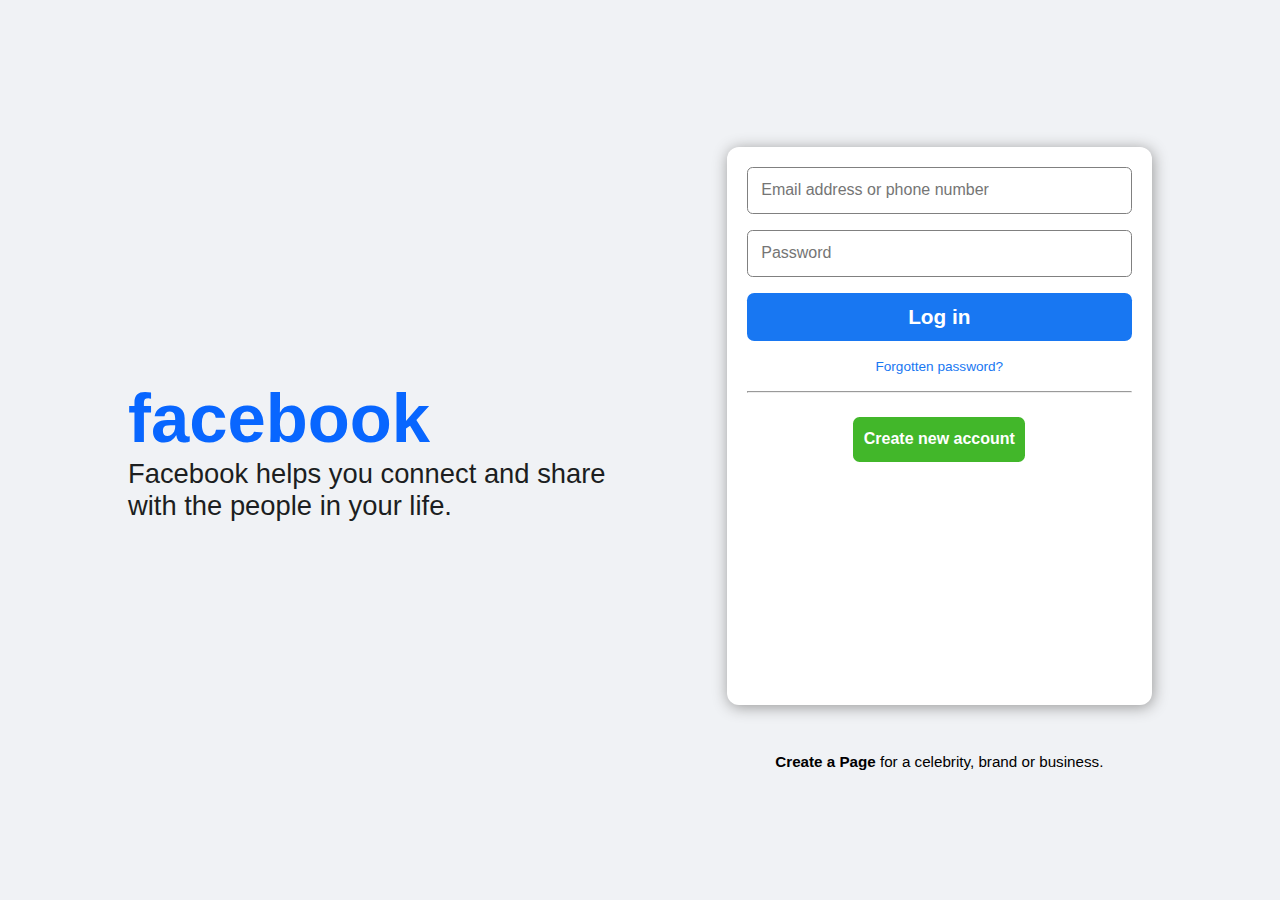
<file: facebookLogin/index.html>
<!DOCTYPE html>
<html lang="en">
<head>
    <meta charset="UTF-8">
    <meta name="viewport" content="width=device-width, initial-scale=1.0">
    <title>Document</title>
    <link rel="stylesheet" href="style.css">
</head>
<body>
    <div class="container">
        <div class="row">
            <div class="text">
                <h1>facebook</h1>
                <h2>Facebook helps you connect and share with the people in your life.</h2>
            </div>
            <div class="login">
                <form action="">
                    <input type="text" id="email" placeholder="Email address or phone number">
                    <input type="password" id="password" placeholder="Password">
                    <button id="loginBtn">Log in</button>
                    <p><a href="">Forgotten password?</a></p>
                    <hr>
                    <div class="secBtn">
                        <button id="newBtn">Create new account</button>
                    </div>
                </form>
                <p id="last-p"><span>Create a Page</span> for a celebrity, brand or business.</p>
            </div>
        </div>
    </div>
</body>
</html>
</file>
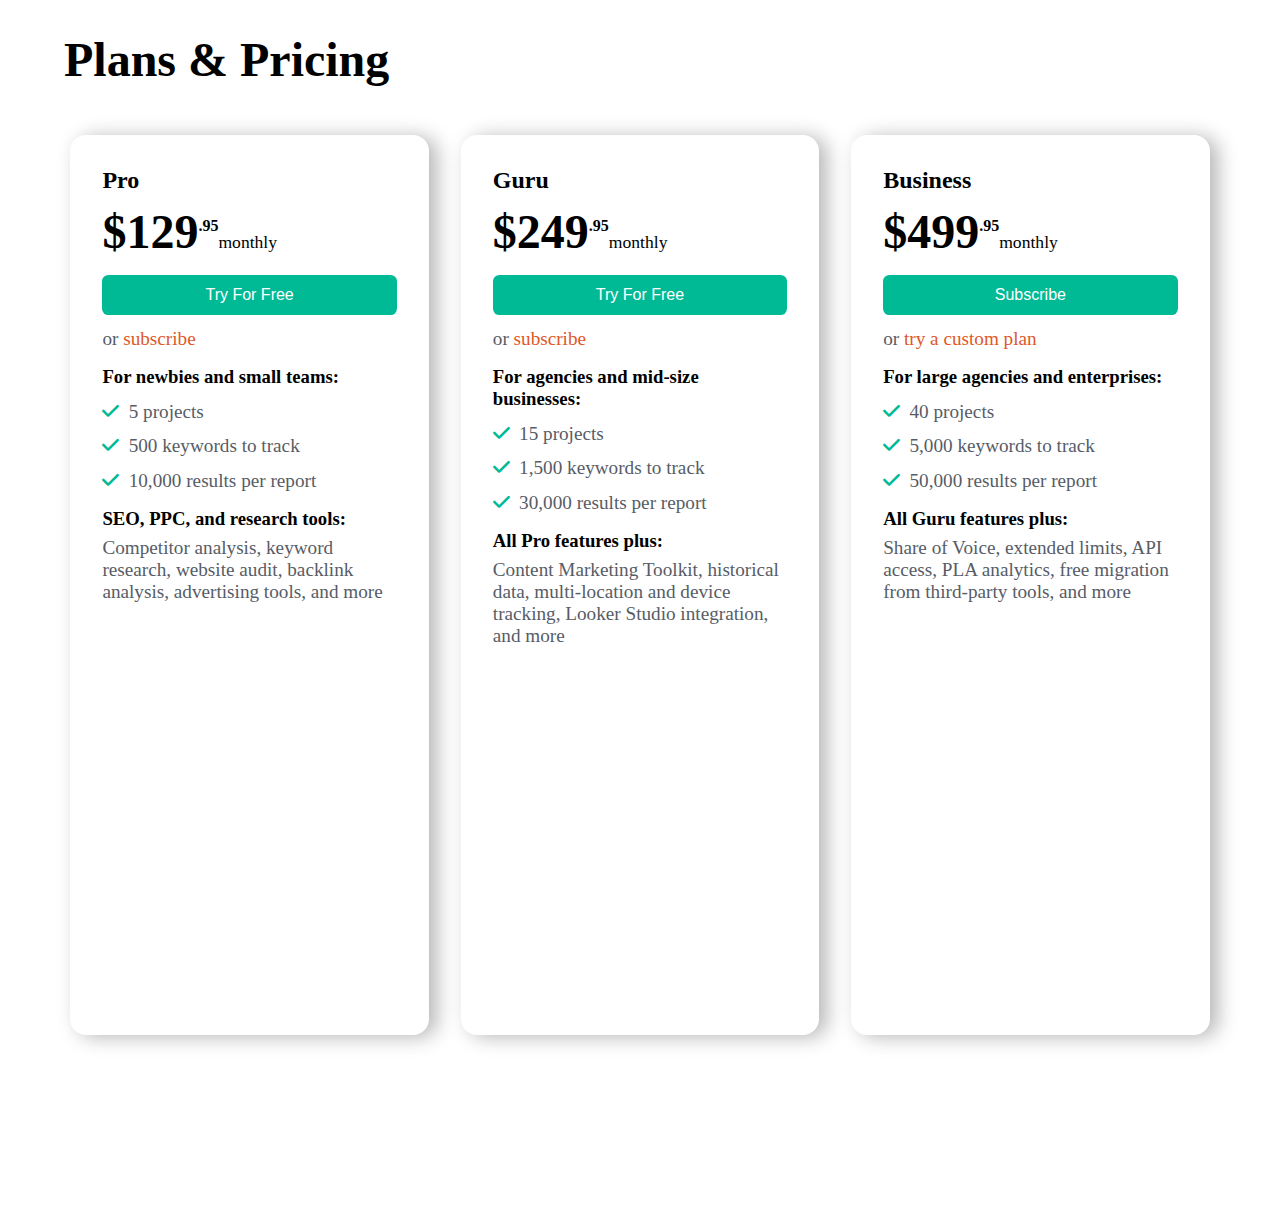
<file: pricingTable/index.html>
<!DOCTYPE html>
<html lang="en">
<head>
    <meta charset="UTF-8">
    <meta name="viewport" content="width=device-width, initial-scale=1.0">
    <title>Pricing Table</title>
    <link rel="stylesheet" href="style.css">
    <link rel="stylesheet" href="https://cdnjs.cloudflare.com/ajax/libs/font-awesome/6.5.1/css/all.min.css">
</head>
<body>
    <div class="container">
        <h1 class="headingFirst">Plans & Pricing</h1>
        <div class="plans">
            <div class="column">
                <h2>Pro</h2>
                <h1>$129<sup>.95</sup><span>monthly</span></h1>
                <button>Try For Free</button>
                <p class="subscribe">or <span>subscribe</span></p>
                <h3>For newbies and small teams:</h3>
                <p><i class="fa-solid fa-check"></i>5 projects</p>
                <p><i class="fa-solid fa-check"></i>500 keywords to track</p>
                <p><i class="fa-solid fa-check"></i>10,000 results per report</p>
                <h3 id="last-h3">SEO, PPC, and research tools:</h3>
                <p id="last-p">Competitor analysis, keyword research, website audit, backlink analysis, advertising tools, and more</p>
            </div>
            <div class="column">
                <h2>Guru</h2>
                <h1>$249<sup>.95</sup><span>monthly</span></h1>
                <button>Try For Free</button>
                <p class="subscribe">or <span>subscribe</span></p>
                <h3>For agencies and mid-size businesses:</h3>
                <p><i class="fa-solid fa-check"></i>15 projects</p>
                <p><i class="fa-solid fa-check"></i>1,500 keywords to track</p>
                <p><i class="fa-solid fa-check"></i>30,000 results per report</p>
                <h3 id="last-h3">All Pro features plus:</h3>
                <p id="last-p">Content Marketing Toolkit, historical data, multi-location and device tracking, Looker Studio integration, and more</p>
            </div>
            <div class="column">
                <h2>Business</h2>
                <h1>$499<sup>.95</sup><span>monthly</span></h1>
                <button>Subscribe</button>
                <p class="subscribe">or <span>try a custom plan</span></p>
                <h3>For large agencies and enterprises:</h3>
                <p><i class="fa-solid fa-check"></i>40 projects</p>
                <p><i class="fa-solid fa-check"></i>5,000 keywords to track</p>
                <p><i class="fa-solid fa-check"></i>50,000 results per report</p>
                <h3 id="last-h3">All Guru features plus:</h3>
                <p id="last-p">Share of Voice, extended limits, API access, PLA analytics, free migration from third-party tools, and more</p>
            </div>
        </div>
    </div>


    <div class="space"></div>
</body>
</html>
</file>
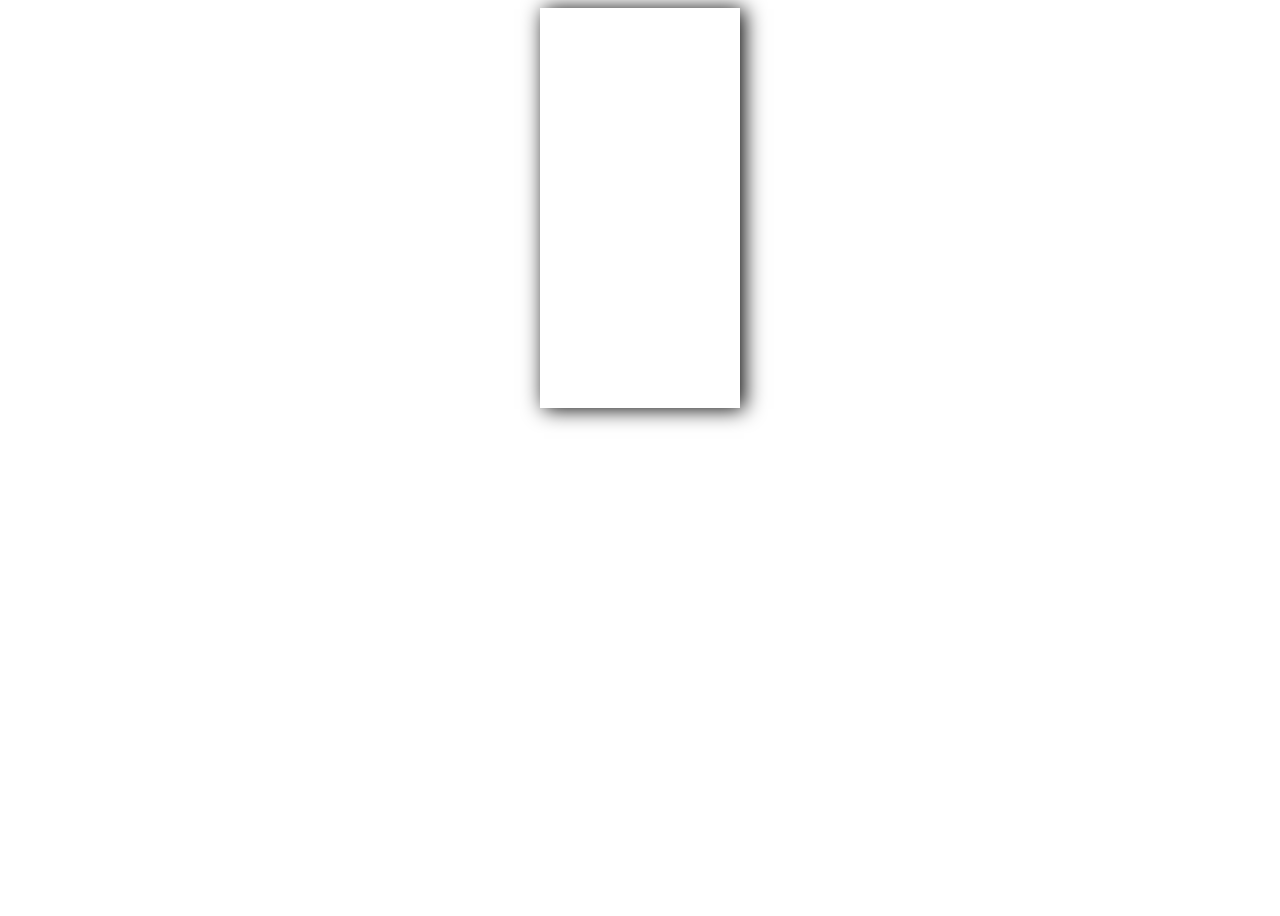
<file: shadowP/index.html>
<!DOCTYPE html>
<html lang="en">
<head>
    <meta charset="UTF-8">
    <meta name="viewport" content="width=device-width, initial-scale=1.0">
    <title>Document</title>
    <style>
        .container {
            height: 100vh;
            width: 100%;
            
        }
        .box1 {
            height: 400px;
            width: 200px;
            margin: 0 auto;
            box-shadow: 4px 1px 20px black;
        }
    </style>
</head>
<body>
    <div class="container">
        <div class="box1"></div>
    </div>
</body>
</html>
</file>
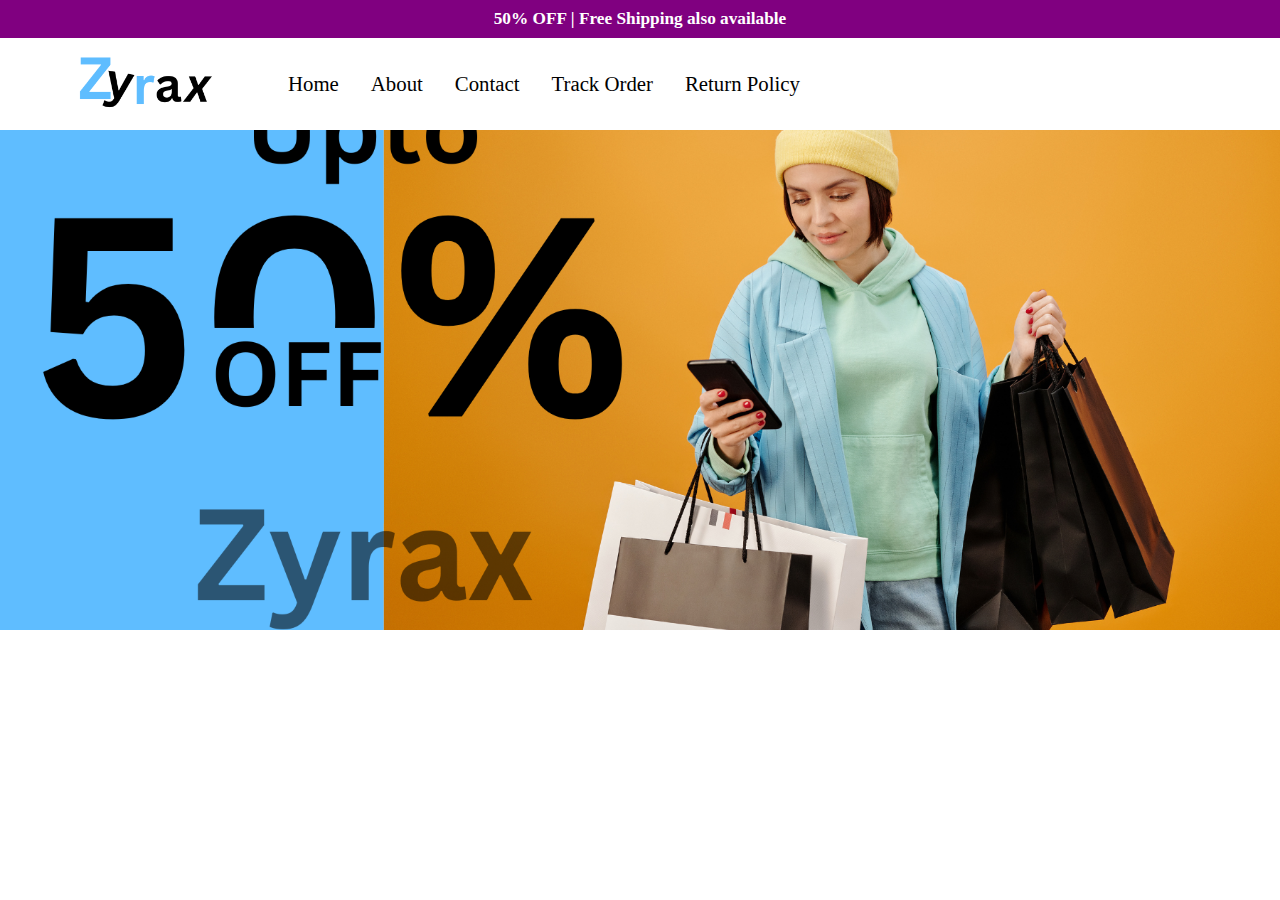
<file: shopifyStore/index.html>
<!DOCTYPE html>
<html lang="en">
<head>
    <meta charset="UTF-8">
    <meta name="viewport" content="width=device-width, initial-scale=1.0">
    <title>Document</title>
    <link rel="stylesheet" href="style.css">
</head>
<body>
    <div class="notiBar">
        <p>50% OFF | Free Shipping also available</p>
    </div>
    <nav>
        <div class="flex">
            <div class="logo">
                <img src="images/logo.png" alt="">
            </div>
            <ul>
                <li>Home</li>
                <li>About</li>
                <li>Contact</li>
                <li>Track Order</li>
                <li>Return Policy</li>
            </ul>
        </div>
    </nav>
    <div class="container">
        <div class="bannerImg">
            <img src="images/Banner Image.png" alt="">
        </div>
    </div>
</body>
</html>
</file>
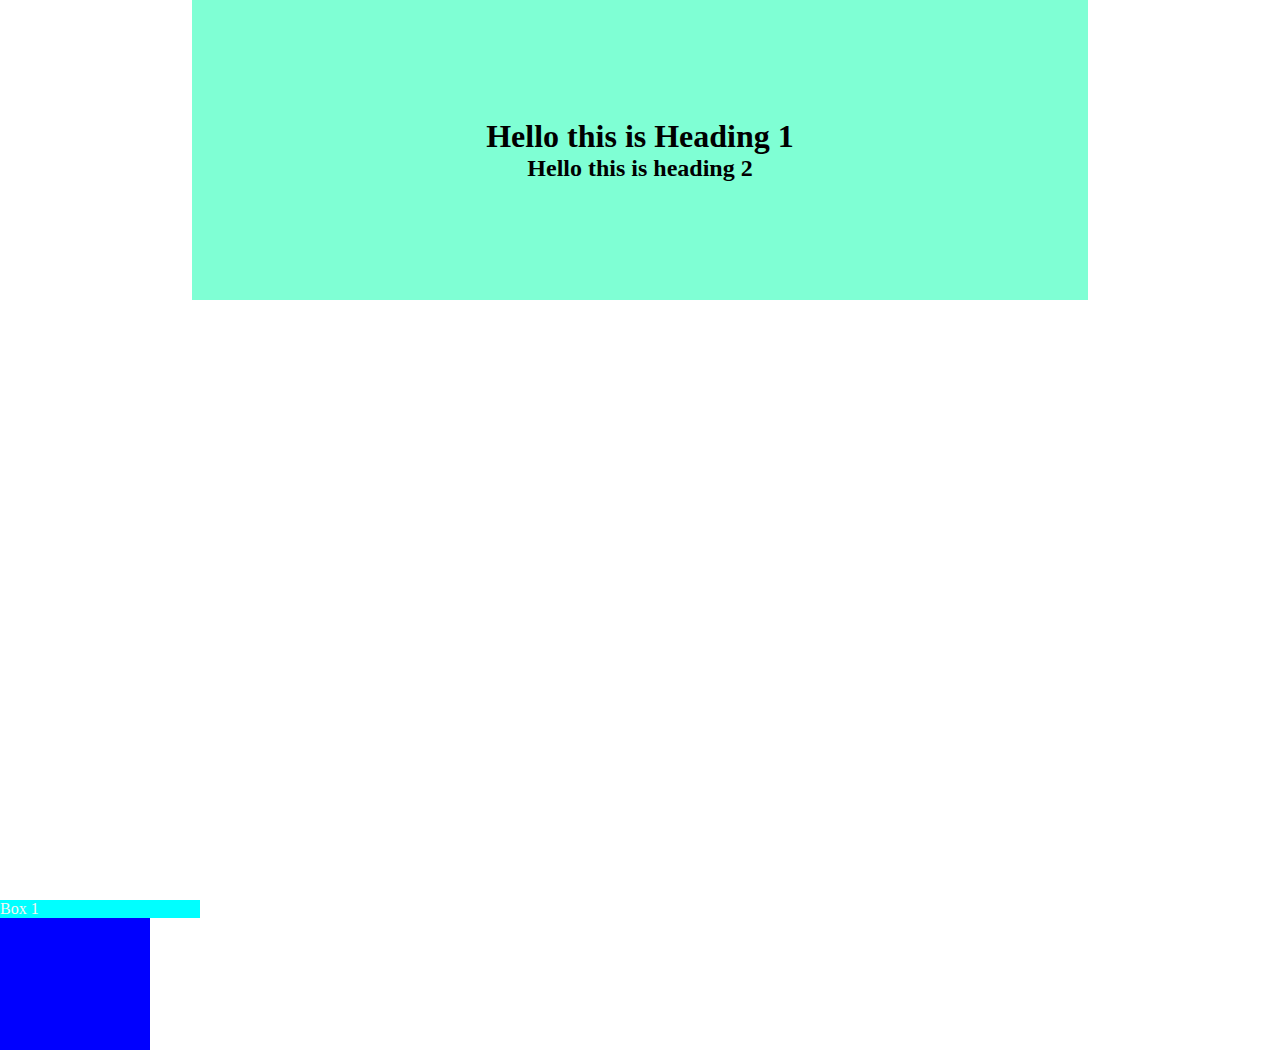
<file: units/index.html>
<!DOCTYPE html>
<html lang="en">
<head>
    <meta charset="UTF-8">
    <meta name="viewport" content="width=device-width, initial-scale=1.0">
    <title>Units</title>
    <style>
        *{
            padding: 0;
            margin: 0;
            box-sizing: border-box;
        }
        .container{
           height: 100vh;
           width: 100vw;
        }
        .main{
            height: 300px;
            width: 70vw;
            background-color: #7fffd4;
            margin: 0 auto;
            text-align: center;
            display: flex;
            flex-direction: column;
            justify-content: center;
            align-items: center;
        }
        .box{
            background-color: blue;
            color: whitesmoke;
            height: 150px;
            width: 150px;
            position: relative;
        }
        .box1 {
            background-color: aqua;
            width: 200px;
            position: absolute;
        }
        .box2 {
            color: white;
        }
    </style>
</head>
<body>
    <div class="container">
        <div class="main">
            <h1>Hello this is Heading 1</h1>
            <h2>Hello this is heading 2</h2>
        </div>
    </div>
    <div class="box">
        <div class="box1">Box 1</div>
        <div class="box2">Box 2</div>
    </div>
</body>
</html>
</file>
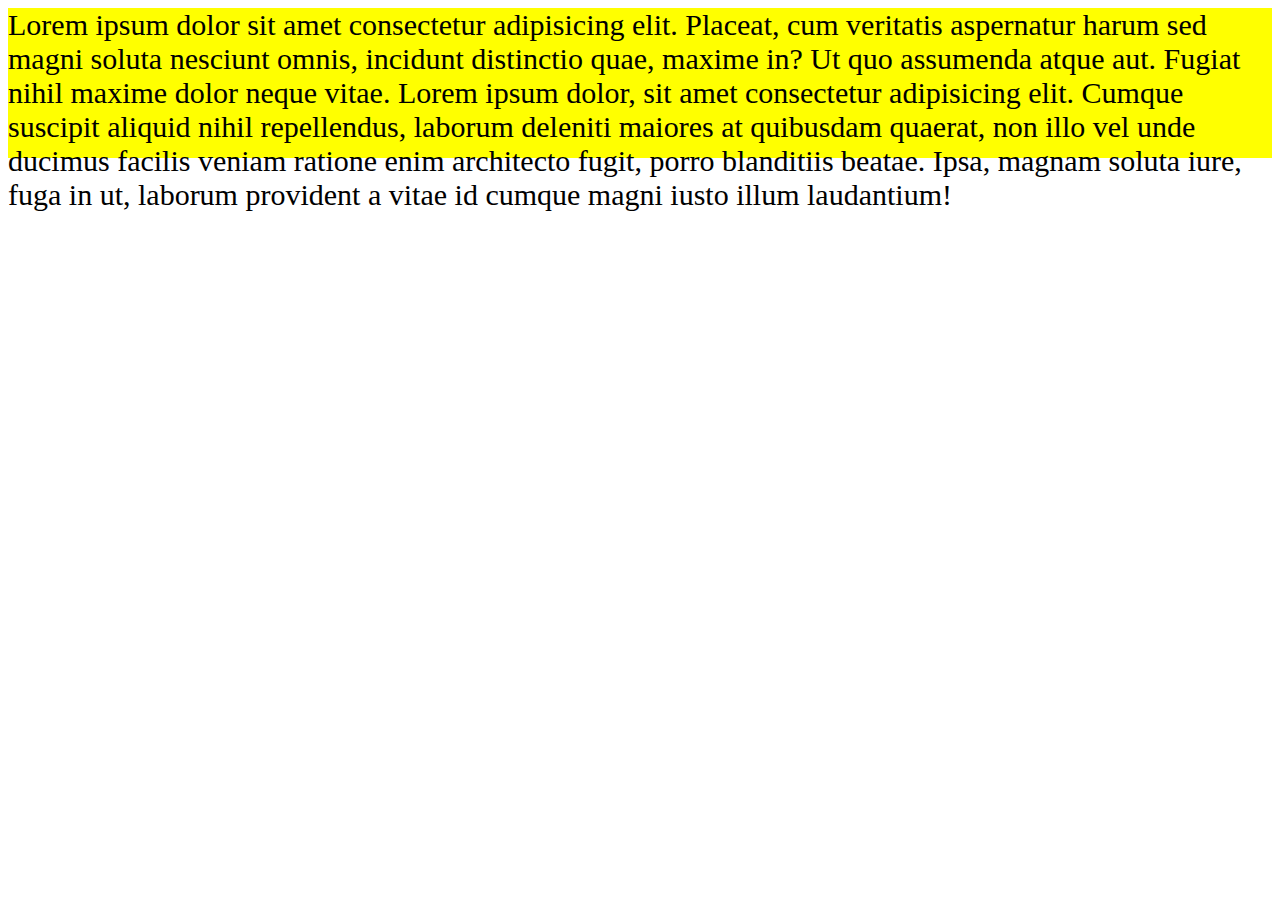
<file: min_max_HW.html>
<!DOCTYPE html>
<html lang="en">
<head>
    <meta charset="UTF-8">
    <meta name="viewport" content="width=device-width, initial-scale=1.0">
    <title>Document</title>
    <style>
        .main{
            background-color: yellow;
            min-height: 100px;
            max-height: 150px;
            font-size: 30px;
            /* overflow: scroll; */
        }
    </style>
</head>
<body>
<div class="main">Lorem ipsum dolor sit amet consectetur adipisicing elit. Placeat, cum veritatis aspernatur harum sed magni soluta nesciunt omnis, incidunt distinctio quae, maxime in? Ut quo assumenda atque aut. Fugiat nihil maxime dolor neque vitae.
    Lorem ipsum dolor, sit amet consectetur adipisicing elit. Cumque suscipit aliquid nihil repellendus, laborum deleniti maiores at quibusdam quaerat, non illo vel unde ducimus facilis veniam ratione enim architecto fugit, porro blanditiis beatae. Ipsa, magnam soluta iure, fuga in ut, laborum provident a vitae id cumque magni iusto illum laudantium!
</div>
</body>
</html>
</file>
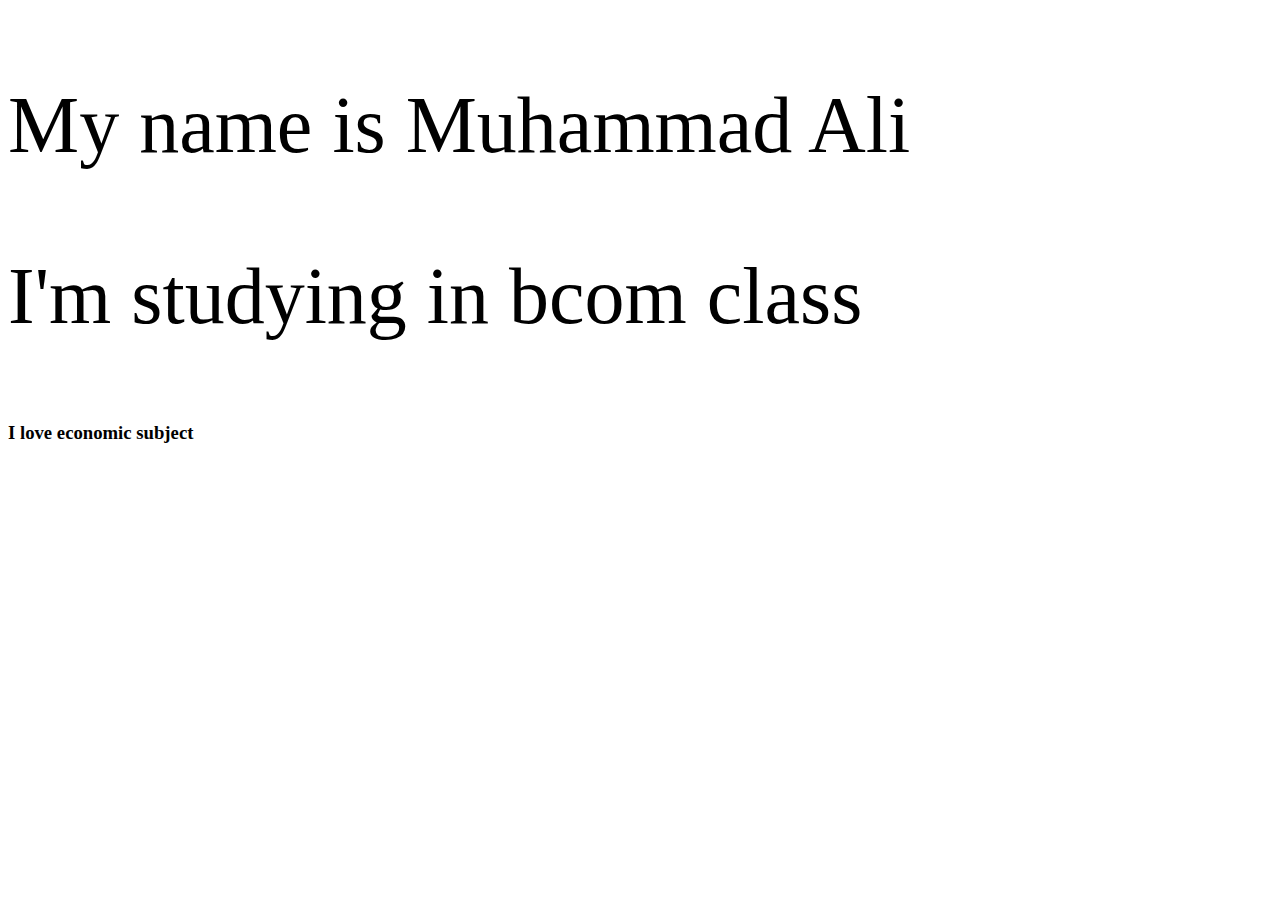
<file: units/practice.html>
<!DOCTYPE html>
<html lang="en">
<head>
    <meta charset="UTF-8">
    <meta name="viewport" content="width=device-width, initial-scale=1.0">
    <title>Document</title>
    <style>
        p {
            font-size: 5rem;
        }
    </style>
</head>
<body>
    <p>My name is Muhammad Ali</p>
    <p>I'm studying in bcom class</p>
    <h3>I love economic subject</h3>
</body>
</html>
</file>
<file: facebookLogin/style.css>
* {
    padding: 0;
    margin: 0;
    box-sizing: border-box;
}
body {
    font-family: Arial, Helvetica, sans-serif;
}
.container {
    height: 100vh;
    width: 100%;
    background-color: #F0F2F5;
}
.row {
    display: flex;
    justify-content: center;
    align-items: center;
    height: 100vh;
    width: 80%;
    margin: auto auto;
    gap: 5rem;
}
h1 {
    color: #0866FF;
    font-size: 4.3rem;
}
h2 {
    color: #1C1E21;
    font-size: 1.71rem;
    font-weight: 300;
}

form {
    height: 62vh;
    width: 100%;
    padding: 1.25rem;
    margin-top: 2rem;
    margin-right: 5rem;
    border: none;
    box-shadow: 1px 2px 15px hsl(0, 0%, 59%);
    background-color: #FFFFFF;
    border-radius: 0.75rem;
}
input {
    width: 100%;
    padding: 0.85rem;
    font-size: 1rem;
    margin-bottom: 1rem;
    border: 0.6px solid gray;
    border-radius: 0.35rem;
}
#loginBtn {
    background-color: #1877F2;
    color: #FFFFFF;
    width: 100%;
    border: none;
    padding: 0.75rem 0;
    font-size: 1.3rem;
    font-weight: bolder;
    border-radius: 0.45rem;
}
p {
    text-align: center;
    margin: 1rem 0;
}
p a {
    color: #1877F2;
    text-decoration: none;
    font-size: 0.85rem;
}
.secBtn {
    display: flex;
    justify-content: center;
    align-items: center;
}
#newBtn {
    padding: 0.85rem 0.65rem;
    margin: 1.5rem 0;
    background-color: rgb(66, 183, 42);
    color: #FFFFFF;
    border: none;
    border-radius: 0.41rem;
    font-size: 1rem;
    font-weight: 700;
    transition: 0.2s ease-in-out;
}
#newBtn:hover{
    background-color: #36A420;
    cursor: pointer;
}
#last-p {
    font-size: 0.95rem;
    margin-top: 3rem;
}
#last-p span {
    font-weight: bolder;
}
</file>
<file: pricingTable/style.css>
* {
    padding: 0;
    margin: 0;
    box-sizing: border-box;
}
.space{ height: 20vh;}
.headingFirst {
    font-size: 3rem;
    margin-left: 4rem;
    margin-top: 2rem;
}
.plans {
    display: flex;
    justify-content: center;
    align-items: center;
    margin-top: 3rem;
    gap: 2rem;
}
.column {
    height: 100vh;
    max-width: 28vw;
    padding: 2rem;
    border-radius: 1rem;
    box-shadow: 8px 2px 20px #b7b7b8;
}
button {
    padding: 0.7rem 0;
    margin-top: 1rem;
    /* margin-bottom: 0.6rem; */
    width: 100%;
    font-size: 1rem;
    background-color: #00ba96;
    color: #fff;
    border: none;
    border-radius: 0.4rem;
    transition: 0.18s ease-in-out;
}
button:hover {
    background-color: #008275;
    cursor: pointer;
}
.subscribe span {
    color: #E05828;
}
h3 {
    margin-top: 1rem;
}
h2 {
    font-weight: bolder;
    margin-bottom: 0.6rem;
}
h1 {
    font-size: 3rem;
}
h1 span {
    font-size: 1.1rem;
    font-weight: 200;
}
h1 sup {
    font-size: 1rem;
    font-weight: 700;
}
p {
    margin-top: 0.8rem;
    color: #575C66;
    font-size: 1.2rem;
}
p i {
    color: #00BA96;
    margin-right: 0.58rem;
}
#last-h3 {
    margin-bottom: 0.45rem;
}
#last-p{
    margin-top: 0;
}
</file>
<file: shopifyStore/style.css>
* {
    padding: 0;
    margin: 0;
    box-sizing: border-box;
}
.flex {
    display: flex;
    /* justify-content: space-evenly; */
    align-items: center;
}
.notiBar{
    font-weight: bold;
    font-size: 1.08rem;
    color: #fff;
    background-color: purple;
    text-align: center;
    padding: 0.55rem 0;
}
nav {
    padding: 1rem;
}
.logo img {
    width: 20vw;
}
nav ul {
    display: flex;
    align-items: center;
}
nav ul li {
    list-style: none;
    padding: 0 1rem;
    font-size: 1.3rem;
}
.container {
    
}
.bannerImg {
    width: 100%;
}
.bannerImg img {
    height: 500px;
    width: 100%;
    object-fit: cover;
}
</file>
